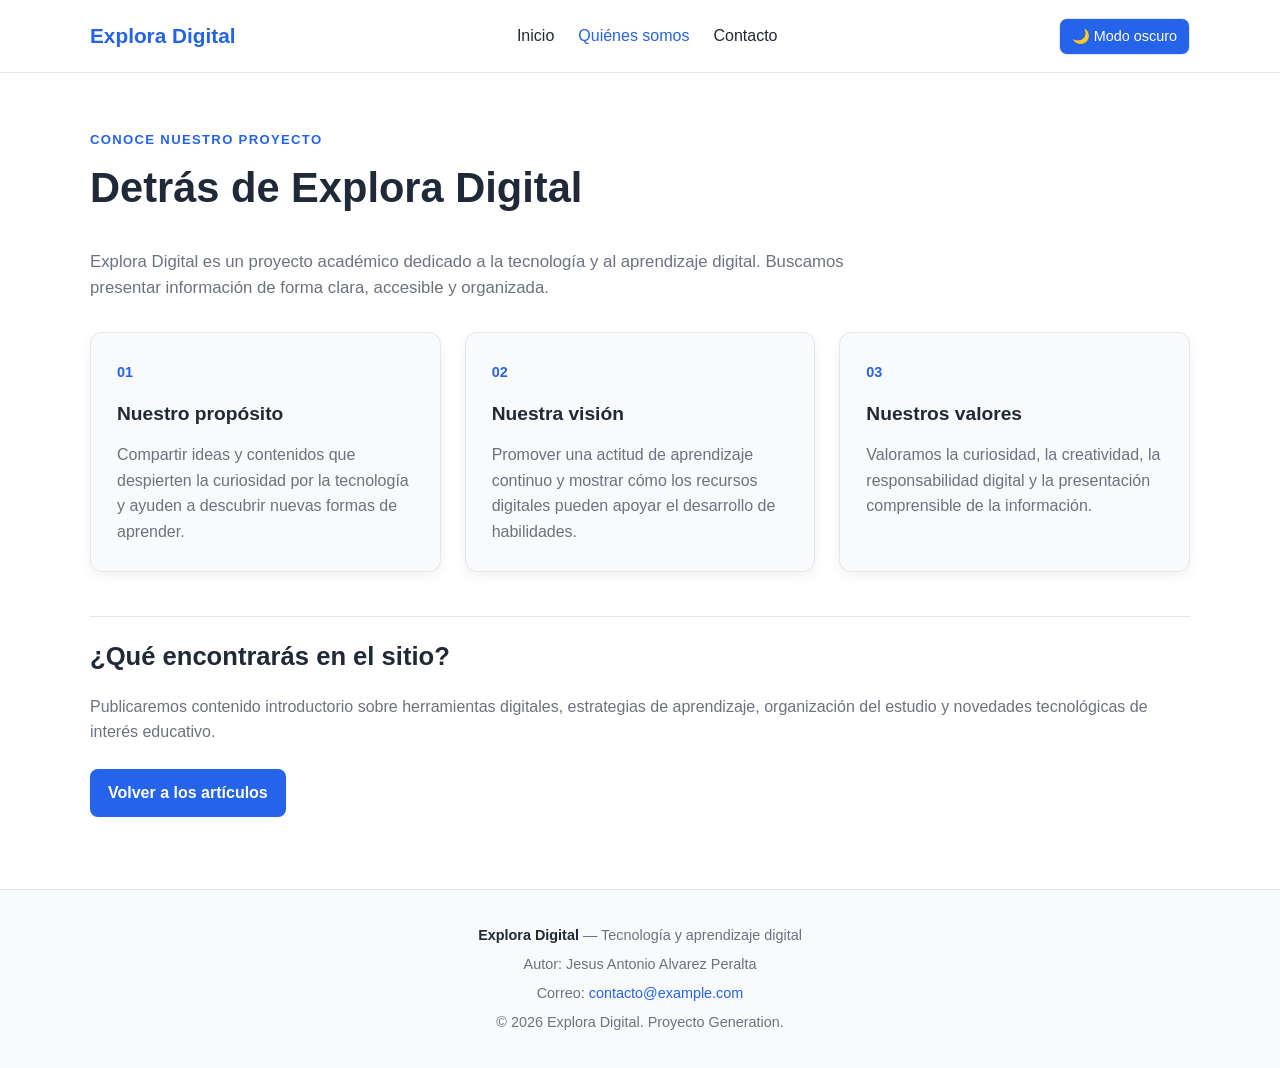
<file: about.html>
<!DOCTYPE html>
<html lang="es" data-theme="light">
<head>
  <meta charset="UTF-8">
  <meta name="viewport" content="width=device-width, initial-scale=1.0">
  <meta name="description" content="Conoce el propósito y los objetivos de Explora Digital.">
  <title>Quiénes somos | Explora Digital</title>
  <link rel="stylesheet" href="style.css">
  <script src="script.js" defer></script>
</head>
<body>
  <header>
    <nav aria-label="Navegación principal">
      <a href="index.html" class="logo">Explora Digital</a>

      <ul>
        <li><a href="index.html">Inicio</a></li>
        <li><a href="about.html" aria-current="page">Quiénes somos</a></li>
        <li><a href="contact.html">Contacto</a></li>
      </ul>

      <button
        id="theme-toggle"
        class="theme-toggle"
        type="button"
        aria-label="Activar modo oscuro"
      >🌙 Modo oscuro</button>
    </nav>
  </header>

  <main>
    <section class="about-section">
      <p class="eyebrow">Conoce nuestro proyecto</p>
      <h1>Detrás de Explora Digital</h1>

      <p class="page-intro">
        Explora Digital es un proyecto académico dedicado a la tecnología
        y al aprendizaje digital. Buscamos presentar información de forma
        clara, accesible y organizada.
      </p>

      <div class="about-grid">
        <article class="about-card">
          <span class="card-number">01</span>
          <h2>Nuestro propósito</h2>
          <p>
            Compartir ideas y contenidos que despierten la curiosidad
            por la tecnología y ayuden a descubrir nuevas formas de aprender.
          </p>
        </article>

        <article class="about-card">
          <span class="card-number">02</span>
          <h2>Nuestra visión</h2>
          <p>
            Promover una actitud de aprendizaje continuo y mostrar cómo
            los recursos digitales pueden apoyar el desarrollo de habilidades.
          </p>
        </article>

        <article class="about-card">
          <span class="card-number">03</span>
          <h2>Nuestros valores</h2>
          <p>
            Valoramos la curiosidad, la creatividad, la responsabilidad
            digital y la presentación comprensible de la información.
          </p>
        </article>
      </div>

      <section class="about-detail">
        <h2>¿Qué encontrarás en el sitio?</h2>
        <p>
          Publicaremos contenido introductorio sobre herramientas digitales,
          estrategias de aprendizaje, organización del estudio y novedades
          tecnológicas de interés educativo.
        </p>
        <a class="primary-link" href="index.html">Volver a los artículos</a>
      </section>
    </section>
  </main>

  <footer>
    <p><strong>Explora Digital</strong> — Tecnología y aprendizaje digital</p>
    <p>Autor: Jesus Antonio Alvarez Peralta</p>
    <p>Correo: <a href="mailto:contacto@example.com">contacto@example.com</a></p>
    <p>&copy; 2026 Explora Digital. Proyecto Generation.</p>
  </footer>
</body>
</html>
</file>
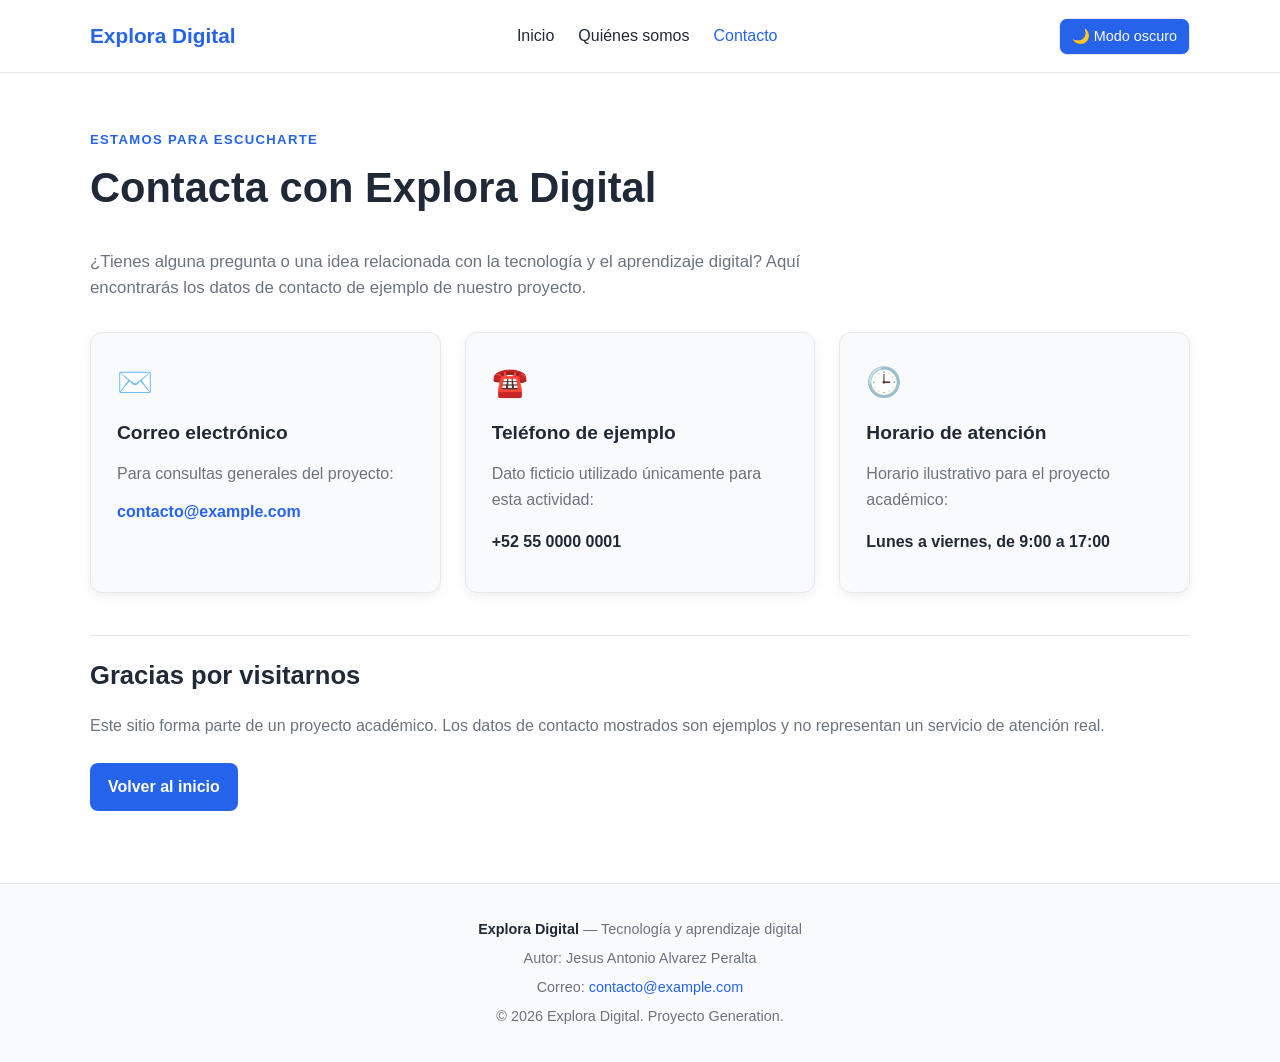
<file: contact.html>
<!DOCTYPE html>
<html lang="es" data-theme="light">
<head>
  <meta charset="UTF-8">
  <meta name="viewport" content="width=device-width, initial-scale=1.0">
  <meta name="description" content="Información de contacto de Explora Digital.">
  <title>Contacto | Explora Digital</title>
  <link rel="stylesheet" href="style.css">
  <script src="script.js" defer></script>
</head>
<body>
  <header>
    <nav aria-label="Navegación principal">
      <a href="index.html" class="logo">Explora Digital</a>

      <ul>
        <li><a href="index.html">Inicio</a></li>
        <li><a href="about.html">Quiénes somos</a></li>
        <li><a href="contact.html" aria-current="page">Contacto</a></li>
      </ul>

      <button
        id="theme-toggle"
        class="theme-toggle"
        type="button"
        aria-label="Activar modo oscuro"
      >🌙 Modo oscuro</button>
    </nav>
  </header>

  <main>
    <section class="contact-section">
      <p class="eyebrow">Estamos para escucharte</p>
      <h1>Contacta con Explora Digital</h1>

      <p class="page-intro">
        ¿Tienes alguna pregunta o una idea relacionada con la tecnología
        y el aprendizaje digital? Aquí encontrarás los datos de contacto
        de ejemplo de nuestro proyecto.
      </p>

      <div class="contact-grid">
        <article class="contact-card">
          <div class="contact-icon" aria-hidden="true">✉️</div>
          <h2>Correo electrónico</h2>
          <p>Para consultas generales del proyecto:</p>
          <a href="mailto:contacto@example.com">contacto@example.com</a>
        </article>

        <article class="contact-card">
          <div class="contact-icon" aria-hidden="true">☎️</div>
          <h2>Teléfono de ejemplo</h2>
          <p>Dato ficticio utilizado únicamente para esta actividad:</p>
          <p class="contact-value">+52 55 0000 0001</p>
        </article>

        <article class="contact-card">
          <div class="contact-icon" aria-hidden="true">🕒</div>
          <h2>Horario de atención</h2>
          <p>Horario ilustrativo para el proyecto académico:</p>
          <p class="contact-value">Lunes a viernes, de 9:00 a 17:00</p>
        </article>
      </div>

      <section class="contact-note">
        <h2>Gracias por visitarnos</h2>
        <p>
          Este sitio forma parte de un proyecto académico. Los datos
          de contacto mostrados son ejemplos y no representan un servicio
          de atención real.
        </p>
        <a class="primary-link" href="index.html">Volver al inicio</a>
      </section>
    </section>
  </main>

  <footer>
    <p><strong>Explora Digital</strong> — Tecnología y aprendizaje digital</p>
    <p>Autor: Jesus Antonio Alvarez Peralta</p>
    <p>Correo: <a href="mailto:contacto@example.com">contacto@example.com</a></p>
    <p>&copy; 2026 Explora Digital. Proyecto Generation.</p>
  </footer>
</body>
</html>
</file>
<file: style.css>
/* ========================================
   1. VARIABLES DE COLOR Y TEMAS
   ======================================== */

:root {
  color-scheme: light;
  --color-fondo: #ffffff;
  --color-texto: #1f2937;
  --color-texto-secundario: #6b7280;
  --color-tarjeta: #f9fafb;
  --color-borde: #e5e7eb;
  --color-primario: #2563eb;
  --color-primario-hover: #1d4ed8;
  --color-header: rgba(255, 255, 255, 0.95);
  --color-footer: #f9fafb;
  --color-boton-texto: #ffffff;
  --sombra-tarjeta: 0 4px 12px rgba(0, 0, 0, 0.06);
}

html[data-theme="dark"] {
  color-scheme: dark;
  --color-fondo: #111827;
  --color-texto: #f3f4f6;
  --color-texto-secundario: #cbd5e1;
  --color-tarjeta: #1f2937;
  --color-borde: #374151;
  --color-primario: #93c5fd;
  --color-primario-hover: #bfdbfe;
  --color-header: rgba(17, 24, 39, 0.96);
  --color-footer: #1f2937;
  --color-boton-texto: #111827;
  --sombra-tarjeta: 0 4px 12px rgba(0, 0, 0, 0.2);
}

/* 2. ESTILOS GENERALES */

* {
  box-sizing: border-box;
}

html {
  scroll-behavior: smooth;
}

body {
  margin: 0;
  font-family: Arial, Helvetica, sans-serif;
  line-height: 1.6;
  background-color: var(--color-fondo);
  color: var(--color-texto);
  transition: background-color 0.25s ease, color 0.25s ease;
}

img {
  display: block;
  max-width: 100%;
  height: auto;
}

a {
  color: var(--color-primario);
  text-decoration: none;
}

a:hover {
  color: var(--color-primario-hover);
}

h1,
h2,
h3,
h4,
h5,
h6 {
  color: var(--color-texto);
  line-height: 1.25;
}

p {
  color: var(--color-texto-secundario);
}

button,
a {
  -webkit-tap-highlight-color: transparent;
}

/* 3. NAVEGACIÓN */

header {
  position: sticky;
  top: 0;
  z-index: 1000;
  background-color: var(--color-header);
  border-bottom: 1px solid var(--color-borde);
  backdrop-filter: blur(10px);
  transition: background-color 0.25s ease, border-color 0.25s ease;
}

nav {
  width: min(1100px, 92%);
  min-height: 72px;
  margin: 0 auto;
  display: flex;
  align-items: center;
  justify-content: space-between;
  gap: 20px;
}

.logo {
  color: var(--color-primario);
  font-size: 1.3rem;
  font-weight: 700;
  white-space: nowrap;
}

.logo:hover {
  color: var(--color-primario-hover);
}

nav ul {
  display: flex;
  align-items: center;
  gap: 24px;
  margin: 0;
  padding: 0;
  list-style: none;
}

nav ul a {
  color: var(--color-texto);
  font-weight: 500;
}

nav ul a:hover,
nav ul a[aria-current="page"] {
  color: var(--color-primario);
}

/* 4. BOTÓN DEL TEMA */

.theme-toggle {
  flex-shrink: 0;
  padding: 9px 12px;
  border: 1px solid var(--color-borde);
  border-radius: 8px;
  background-color: var(--color-primario);
  color: var(--color-boton-texto);
  font-family: inherit;
  font-size: 0.9rem;
  cursor: pointer;
  transition: background-color 0.2s ease, transform 0.2s ease;
}

.theme-toggle:hover {
  background-color: var(--color-primario-hover);
  transform: translateY(-1px);
}

.theme-toggle:focus-visible,
a:focus-visible {
  outline: 3px solid var(--color-primario);
  outline-offset: 3px;
}

/* 5. CONTENIDO Y PORTADA */

.hero,
.articles,
.learning-section,
.about-section,
.contact-section {
  width: min(1100px, 92%);
  margin-right: auto;
  margin-left: auto;
}

.hero {
  padding-top: 76px;
  padding-bottom: 64px;
  text-align: center;
}

.hero h1 {
  max-width: 800px;
  margin: 0 auto 20px;
  font-size: clamp(2.2rem, 5vw, 3.6rem);
  letter-spacing: -1px;
}

.hero > p:not(.eyebrow) {
  max-width: 700px;
  margin: 0 auto 28px;
  font-size: 1.1rem;
}

.eyebrow {
  margin: 0 0 12px;
  color: var(--color-primario);
  font-size: 0.82rem;
  font-weight: 700;
  letter-spacing: 0.1em;
  text-transform: uppercase;
}

.primary-link {
  display: inline-block;
  margin-top: 8px;
  padding: 11px 18px;
  border-radius: 8px;
  background-color: var(--color-primario);
  color: var(--color-boton-texto);
  font-weight: 600;
  transition: transform 0.2s ease, opacity 0.2s ease;
}

.primary-link:hover {
  color: var(--color-boton-texto);
  opacity: 0.88;
  transform: translateY(-2px);
}

/* 6. ARTÍCULOS */

.articles {
  padding-top: 20px;
  padding-bottom: 72px;
}

.articles > h2,
.about-section > h1,
.contact-section > h1 {
  margin-top: 0;
  font-size: clamp(1.8rem, 4vw, 2.6rem);
}

.section-intro,
.page-intro {
  max-width: 760px;
  margin: 0 0 30px;
  font-size: 1.05rem;
}

.article-grid,
.about-grid,
.contact-grid {
  display: grid;
  grid-template-columns: repeat(3, minmax(0, 1fr));
  gap: 24px;
}

.article-card,
.about-card,
.contact-card {
  overflow: hidden;
  border: 1px solid var(--color-borde);
  border-radius: 12px;
  background-color: var(--color-tarjeta);
  box-shadow: var(--sombra-tarjeta);
  transition: background-color 0.25s ease, border-color 0.25s ease,
    transform 0.2s ease, box-shadow 0.2s ease;
}

.article-card:hover,
.about-card:hover,
.contact-card:hover {
  transform: translateY(-4px);
}

.article-card img {
  width: 100%;
  height: 210px;
  object-fit: cover;
}

.article-content {
  padding: 22px;
}

.article-category {
  margin-top: 0;
  margin-bottom: 8px;
  color: var(--color-primario);
  font-size: 0.8rem;
  font-weight: 700;
  letter-spacing: 0.08em;
  text-transform: uppercase;
}

.article-content h3,
.about-card h2,
.contact-card h2 {
  margin-top: 0;
  margin-bottom: 12px;
  font-size: 1.2rem;
}

.article-content p:not(.article-category) {
  margin-bottom: 18px;
}

.article-content a {
  font-weight: 600;
}

/* 7. SECCIÓN INFERIOR DE INICIO */

.learning-section {
  margin-bottom: 72px;
  padding: 34px;
  border: 1px solid var(--color-borde);
  border-radius: 14px;
  background-color: var(--color-tarjeta);
}

.learning-section h2 {
  margin-top: 0;
  font-size: clamp(1.5rem, 3vw, 2rem);
}

.learning-section p:last-child {
  max-width: 800px;
  margin-bottom: 0;
}

/* 8. QUIÉNES SOMOS */

.about-section {
  padding-top: 56px;
  padding-bottom: 72px;
}

.about-card {
  padding: 26px;
}

.card-number {
  display: inline-block;
  margin-bottom: 18px;
  color: var(--color-primario);
  font-size: 0.9rem;
  font-weight: 700;
}

.about-card p {
  margin-bottom: 0;
}

.about-detail {
  margin-top: 44px;
  padding-top: 24px;
  border-top: 1px solid var(--color-borde);
}

.about-detail h2,
.contact-note h2 {
  margin-top: 0;
  font-size: 1.6rem;
}

/* 9. CONTACTO */

.contact-section {
  padding-top: 56px;
  padding-bottom: 72px;
}

.contact-card {
  padding: 26px;
}

.contact-icon {
  margin-bottom: 16px;
  font-size: 1.8rem;
}

.contact-card p {
  margin-bottom: 12px;
}

.contact-card a {
  overflow-wrap: anywhere;
  font-weight: 600;
}

.contact-value {
  color: var(--color-texto);
  font-weight: 600;
}

.contact-note {
  margin-top: 42px;
  padding-top: 24px;
  border-top: 1px solid var(--color-borde);
}

/* 10. FOOTER */

footer {
  padding: 28px 4%;
  border-top: 1px solid var(--color-borde);
  background-color: var(--color-footer);
  text-align: center;
  transition: background-color 0.25s ease, border-color 0.25s ease;
}

footer p {
  margin: 6px 0;
  color: var(--color-texto-secundario);
  font-size: 0.9rem;
}

footer strong {
  color: var(--color-texto);
}

/* 11. DISEÑO RESPONSIVE */

@media (max-width: 900px) {
  .article-grid,
  .about-grid,
  .contact-grid {
    grid-template-columns: repeat(2, minmax(0, 1fr));
  }

  nav {
    flex-wrap: wrap;
    padding-top: 12px;
    padding-bottom: 12px;
  }
}

@media (max-width: 620px) {
  nav {
    justify-content: center;
    gap: 12px;
  }

  .logo {
    width: 100%;
    text-align: center;
  }

  nav ul {
    width: 100%;
    justify-content: center;
    flex-wrap: wrap;
    gap: 10px 18px;
  }

  .theme-toggle {
    font-size: 0.85rem;
  }

  .hero {
    padding-top: 48px;
    padding-bottom: 40px;
  }

  .article-grid,
  .about-grid,
  .contact-grid {
    grid-template-columns: 1fr;
  }

  .articles,
  .about-section,
  .contact-section {
    padding-top: 36px;
    padding-bottom: 48px;
  }

  .learning-section {
    margin-bottom: 48px;
    padding: 24px;
  }
}

/* Reducir animaciones si el visitante lo prefiere */

@media (prefers-reduced-motion: reduce) {
  *,
  *::before,
  *::after {
    scroll-behavior: auto !important;
    transition-duration: 0.01ms !important;
  }
}
</file>
